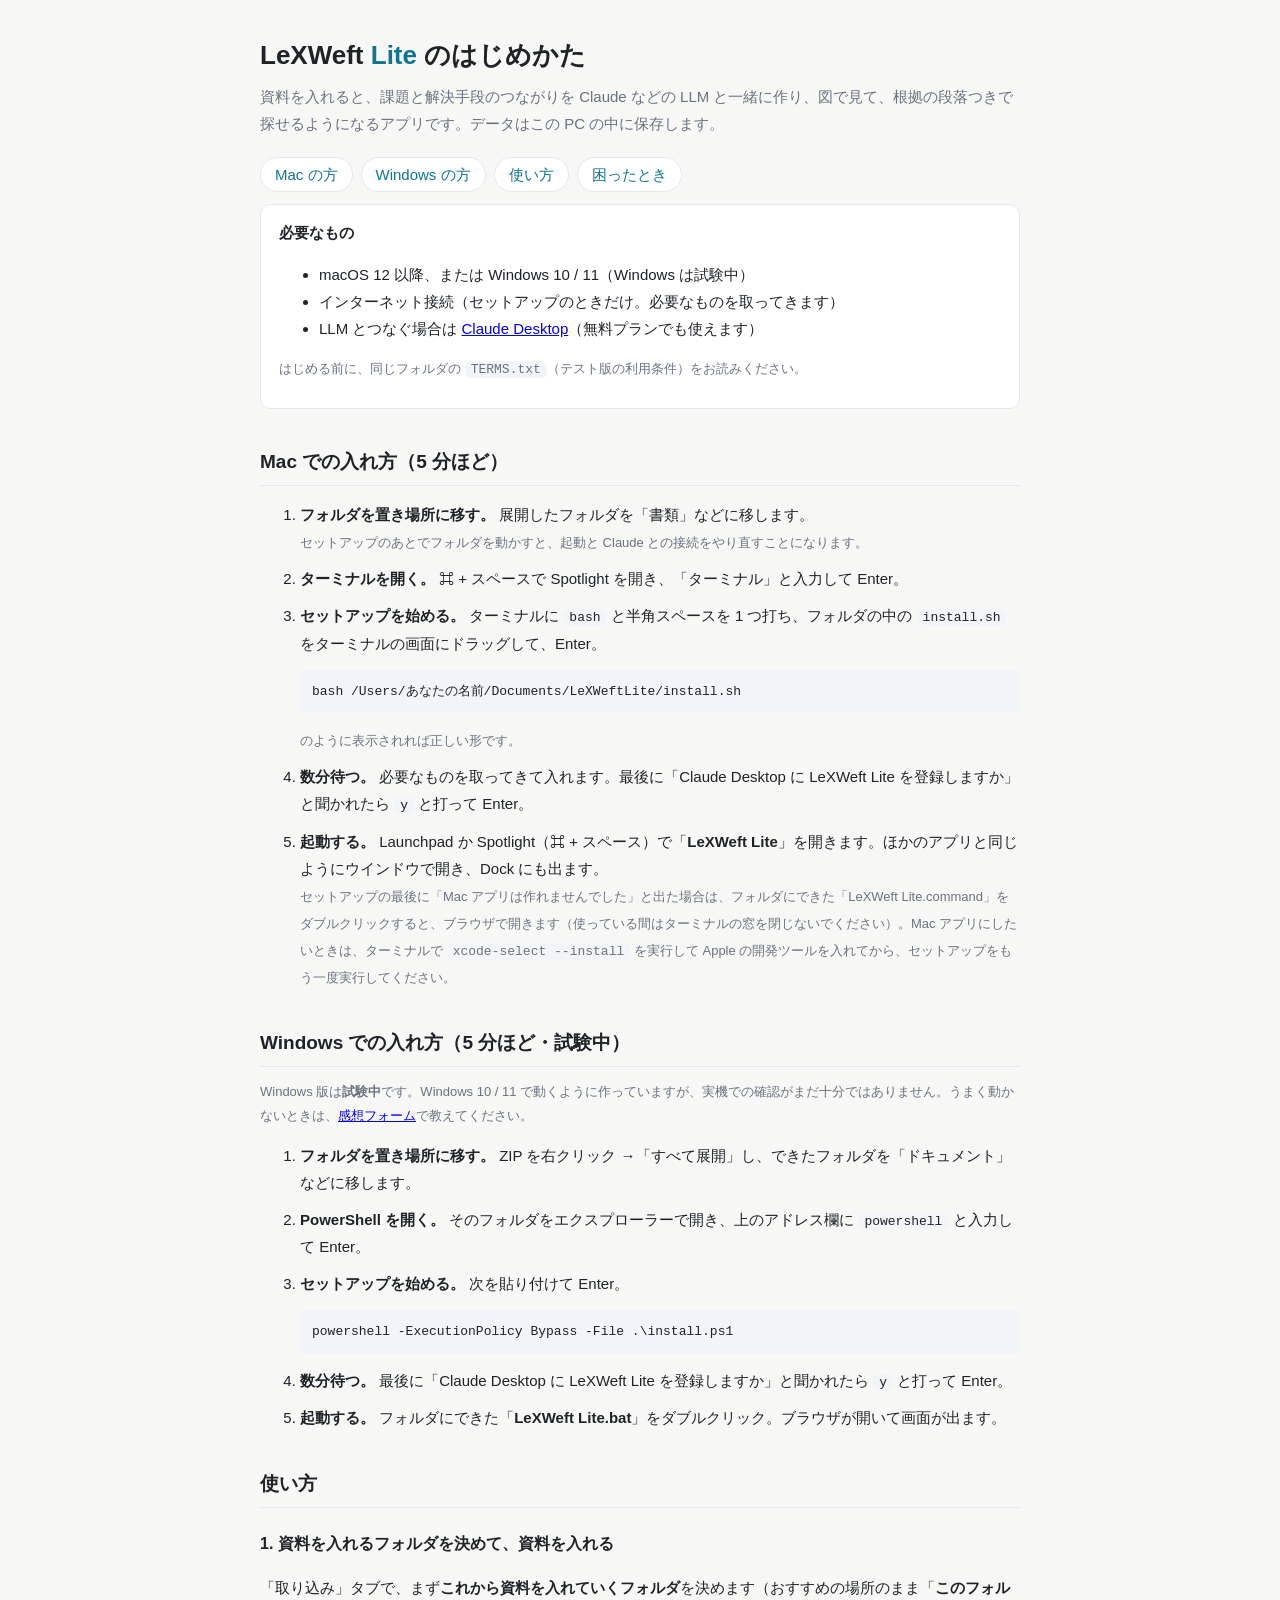
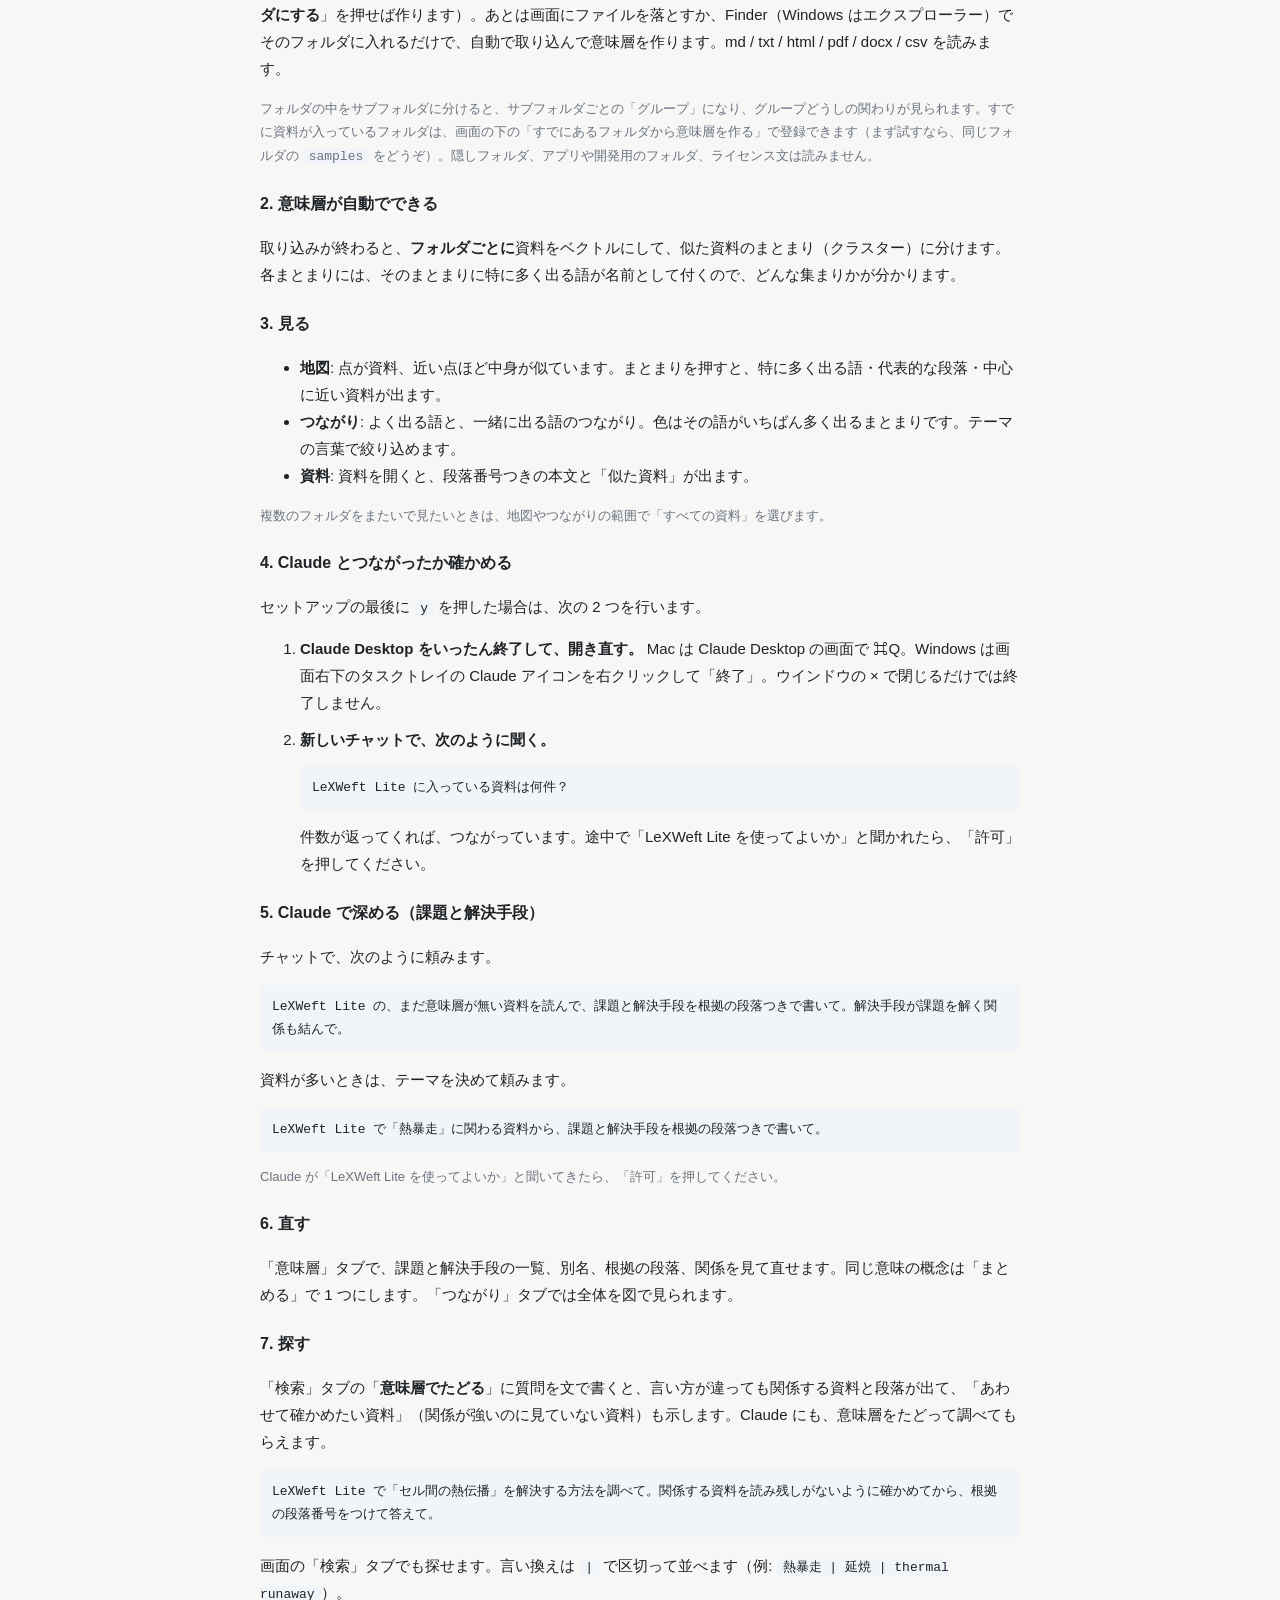
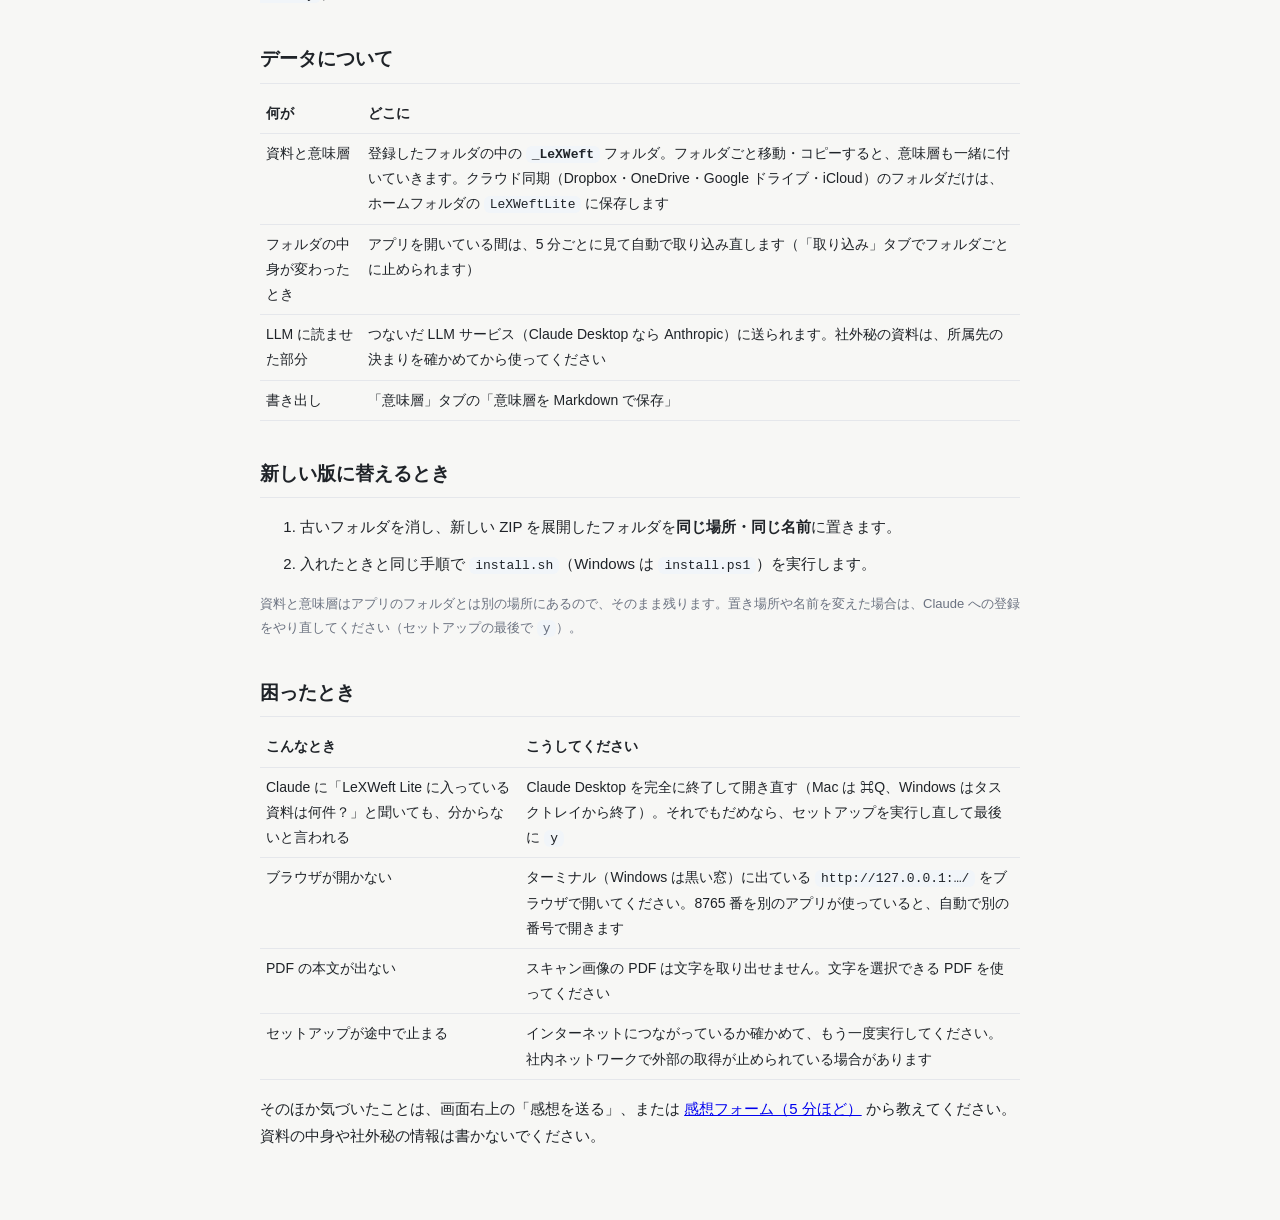
<file: START_HERE.html>
<!doctype html>
<html lang="ja">
<head>
<meta charset="utf-8">
<meta name="viewport" content="width=device-width, initial-scale=1">
<title>LeXWeft Lite のはじめかた</title>
<style>
  :root { --bg: #f7f7f5; --panel: #fff; --ink: #1f2328; --muted: #6b7280; --line: #e5e7eb; --accent: #0e7490; --code: #f1f5f9; }
  @media (prefers-color-scheme: dark) { :root { --bg: #15171a; --panel: #1d2024; --ink: #e6e6e6; --muted: #9aa3ad; --line: #30353b; --accent: #22a3c4; --code: #262a30; } }
  body { margin: 0; background: var(--bg); color: var(--ink); font: 15px/1.8 -apple-system, BlinkMacSystemFont, "Hiragino Sans", "Yu Gothic UI", "Segoe UI", sans-serif; }
  main { max-width: 760px; margin: 0 auto; padding: 32px 16px 64px; }
  h1 { font-size: 26px; margin: 0 0 4px; }
  h1 span { color: var(--accent); }
  h2 { font-size: 19px; margin: 36px 0 10px; padding-bottom: 6px; border-bottom: 1px solid var(--line); }
  h3 { font-size: 16px; margin: 22px 0 6px; }
  .lead { color: var(--muted); margin: 0 0 20px; }
  .box { background: var(--panel); border: 1px solid var(--line); border-radius: 10px; padding: 14px 18px; margin: 12px 0; }
  ol li { margin-bottom: 10px; }
  code, pre { font-family: ui-monospace, SFMono-Regular, Menlo, Consolas, monospace; background: var(--code); border-radius: 6px; }
  code { padding: 1px 6px; font-size: 13px; }
  pre { padding: 10px 12px; overflow-x: auto; font-size: 13px; white-space: pre-wrap; word-break: break-all; }
  .tabs { display: flex; gap: 8px; margin: 8px 0 0; }
  .tabs a { text-decoration: none; color: var(--accent); border: 1px solid var(--line); border-radius: 999px; padding: 3px 14px; background: var(--panel); }
  .note { font-size: 13px; color: var(--muted); }
  table { border-collapse: collapse; width: 100%; font-size: 14px; }
  th, td { text-align: left; border-bottom: 1px solid var(--line); padding: 7px 6px; vertical-align: top; }
</style>
</head>
<body>
<main>
<h1>LeXWeft <span>Lite</span> のはじめかた</h1>
<p class="lead">資料を入れると、課題と解決手段のつながりを Claude などの LLM と一緒に作り、図で見て、根拠の段落つきで探せるようになるアプリです。データはこの PC の中に保存します。</p>
<div class="tabs"><a href="#mac">Mac の方</a><a href="#win">Windows の方</a><a href="#use">使い方</a><a href="#trouble">困ったとき</a></div>

<div class="box">
  <b>必要なもの</b>
  <ul>
    <li>macOS 12 以降、または Windows 10 / 11（Windows は試験中）</li>
    <li>インターネット接続（セットアップのときだけ。必要なものを取ってきます）</li>
    <li>LLM とつなぐ場合は <a href="https://claude.ai/download">Claude Desktop</a>（無料プランでも使えます）</li>
  </ul>
  <p class="note">はじめる前に、同じフォルダの <code>TERMS.txt</code>（テスト版の利用条件）をお読みください。</p>
</div>

<h2 id="mac">Mac での入れ方（5 分ほど）</h2>
<ol>
  <li><b>フォルダを置き場所に移す。</b> 展開したフォルダを「書類」などに移します。<br><span class="note">セットアップのあとでフォルダを動かすと、起動と Claude との接続をやり直すことになります。</span></li>
  <li><b>ターミナルを開く。</b> ⌘ + スペースで Spotlight を開き、「ターミナル」と入力して Enter。</li>
  <li><b>セットアップを始める。</b> ターミナルに <code>bash</code> と半角スペースを 1 つ打ち、フォルダの中の <code>install.sh</code> をターミナルの画面にドラッグして、Enter。
    <pre>bash /Users/あなたの名前/Documents/LeXWeftLite/install.sh</pre>
    <span class="note">のように表示されれば正しい形です。</span></li>
  <li><b>数分待つ。</b> 必要なものを取ってきて入れます。最後に「Claude Desktop に LeXWeft Lite を登録しますか」と聞かれたら <code>y</code> と打って Enter。</li>
  <li><b>起動する。</b> Launchpad か Spotlight（⌘ + スペース）で「<b>LeXWeft Lite</b>」を開きます。ほかのアプリと同じようにウインドウで開き、Dock にも出ます。<br>
    <span class="note">セットアップの最後に「Mac アプリは作れませんでした」と出た場合は、フォルダにできた「LeXWeft Lite.command」をダブルクリックすると、ブラウザで開きます（使っている間はターミナルの窓を閉じないでください）。Mac アプリにしたいときは、ターミナルで <code>xcode-select --install</code> を実行して Apple の開発ツールを入れてから、セットアップをもう一度実行してください。</span></li>
</ol>

<h2 id="win">Windows での入れ方（5 分ほど・試験中）</h2>
<p class="note">Windows 版は<b>試験中</b>です。Windows 10 / 11 で動くように作っていますが、実機での確認がまだ十分ではありません。うまく動かないときは、<a href="https://docs.google.com/forms/d/e/1FAIpQLSfFfLdS1o3f2Kq8UjbC7ozz-NWNOf9ZUzEJ63uw8S7ALj4j1w/viewform">感想フォーム</a>で教えてください。</p>
<ol>
  <li><b>フォルダを置き場所に移す。</b> ZIP を右クリック →「すべて展開」し、できたフォルダを「ドキュメント」などに移します。</li>
  <li><b>PowerShell を開く。</b> そのフォルダをエクスプローラーで開き、上のアドレス欄に <code>powershell</code> と入力して Enter。</li>
  <li><b>セットアップを始める。</b> 次を貼り付けて Enter。
    <pre>powershell -ExecutionPolicy Bypass -File .\install.ps1</pre></li>
  <li><b>数分待つ。</b> 最後に「Claude Desktop に LeXWeft Lite を登録しますか」と聞かれたら <code>y</code> と打って Enter。</li>
  <li><b>起動する。</b> フォルダにできた「<b>LeXWeft Lite.bat</b>」をダブルクリック。ブラウザが開いて画面が出ます。</li>
</ol>

<h2 id="use">使い方</h2>
<h3>1. 資料を入れるフォルダを決めて、資料を入れる</h3>
<p>「取り込み」タブで、まず<b>これから資料を入れていくフォルダ</b>を決めます（おすすめの場所のまま「<b>このフォルダにする</b>」を押せば作ります）。あとは画面にファイルを落とすか、Finder（Windows はエクスプローラー）でそのフォルダに入れるだけで、自動で取り込んで意味層を作ります。md / txt / html / pdf / docx / csv を読みます。</p>
<p class="note">フォルダの中をサブフォルダに分けると、サブフォルダごとの「グループ」になり、グループどうしの関わりが見られます。すでに資料が入っているフォルダは、画面の下の「すでにあるフォルダから意味層を作る」で登録できます（まず試すなら、同じフォルダの <code>samples</code> をどうぞ）。隠しフォルダ、アプリや開発用のフォルダ、ライセンス文は読みません。</p>
<h3>2. 意味層が自動でできる</h3>
<p>取り込みが終わると、<b>フォルダごとに</b>資料をベクトルにして、似た資料のまとまり（クラスター）に分けます。各まとまりには、そのまとまりに特に多く出る語が名前として付くので、どんな集まりかが分かります。</p>
<h3>3. 見る</h3>
<ul>
  <li><b>地図</b>: 点が資料、近い点ほど中身が似ています。まとまりを押すと、特に多く出る語・代表的な段落・中心に近い資料が出ます。</li>
  <li><b>つながり</b>: よく出る語と、一緒に出る語のつながり。色はその語がいちばん多く出るまとまりです。テーマの言葉で絞り込めます。</li>
  <li><b>資料</b>: 資料を開くと、段落番号つきの本文と「似た資料」が出ます。</li>
</ul>
<p class="note">複数のフォルダをまたいで見たいときは、地図やつながりの範囲で「すべての資料」を選びます。</p>
<h3>4. Claude とつながったか確かめる</h3>
<p>セットアップの最後に <code>y</code> を押した場合は、次の 2 つを行います。</p>
<ol>
  <li><b>Claude Desktop をいったん終了して、開き直す。</b> Mac は Claude Desktop の画面で ⌘Q。Windows は画面右下のタスクトレイの Claude アイコンを右クリックして「終了」。ウインドウの × で閉じるだけでは終了しません。</li>
  <li><b>新しいチャットで、次のように聞く。</b><pre>LeXWeft Lite に入っている資料は何件？</pre>件数が返ってくれば、つながっています。途中で「LeXWeft Lite を使ってよいか」と聞かれたら、「許可」を押してください。</li>
</ol>
<h3>5. Claude で深める（課題と解決手段）</h3>
<p>チャットで、次のように頼みます。</p>
<pre>LeXWeft Lite の、まだ意味層が無い資料を読んで、課題と解決手段を根拠の段落つきで書いて。解決手段が課題を解く関係も結んで。</pre>
<p>資料が多いときは、テーマを決めて頼みます。</p>
<pre>LeXWeft Lite で「熱暴走」に関わる資料から、課題と解決手段を根拠の段落つきで書いて。</pre>
<p class="note">Claude が「LeXWeft Lite を使ってよいか」と聞いてきたら、「許可」を押してください。</p>
<h3>6. 直す</h3>
<p>「意味層」タブで、課題と解決手段の一覧、別名、根拠の段落、関係を見て直せます。同じ意味の概念は「まとめる」で 1 つにします。「つながり」タブでは全体を図で見られます。</p>
<h3>7. 探す</h3>
<p>「検索」タブの「<b>意味層でたどる</b>」に質問を文で書くと、言い方が違っても関係する資料と段落が出て、「あわせて確かめたい資料」（関係が強いのに見ていない資料）も示します。Claude にも、意味層をたどって調べてもらえます。</p>
<pre>LeXWeft Lite で「セル間の熱伝播」を解決する方法を調べて。関係する資料を読み残しがないように確かめてから、根拠の段落番号をつけて答えて。</pre>
<p>画面の「検索」タブでも探せます。言い換えは <code>|</code> で区切って並べます（例: <code>熱暴走 | 延焼 | thermal runaway</code>）。</p>

<h2>データについて</h2>
<table>
  <tr><th>何が</th><th>どこに</th></tr>
  <tr><td>資料と意味層</td><td>登録したフォルダの中の <b><code>_LeXWeft</code></b> フォルダ。フォルダごと移動・コピーすると、意味層も一緒に付いていきます。クラウド同期（Dropbox・OneDrive・Google ドライブ・iCloud）のフォルダだけは、ホームフォルダの <code>LeXWeftLite</code> に保存します</td></tr>
  <tr><td>フォルダの中身が変わったとき</td><td>アプリを開いている間は、5 分ごとに見て自動で取り込み直します（「取り込み」タブでフォルダごとに止められます）</td></tr>
  <tr><td>LLM に読ませた部分</td><td>つないだ LLM サービス（Claude Desktop なら Anthropic）に送られます。社外秘の資料は、所属先の決まりを確かめてから使ってください</td></tr>
  <tr><td>書き出し</td><td>「意味層」タブの「意味層を Markdown で保存」</td></tr>
</table>

<h2>新しい版に替えるとき</h2>
<ol>
  <li>古いフォルダを消し、新しい ZIP を展開したフォルダを<b>同じ場所・同じ名前</b>に置きます。</li>
  <li>入れたときと同じ手順で <code>install.sh</code>（Windows は <code>install.ps1</code>）を実行します。</li>
</ol>
<p class="note">資料と意味層はアプリのフォルダとは別の場所にあるので、そのまま残ります。置き場所や名前を変えた場合は、Claude への登録をやり直してください（セットアップの最後で <code>y</code>）。</p>

<h2 id="trouble">困ったとき</h2>
<table>
  <tr><th>こんなとき</th><th>こうしてください</th></tr>
  <tr><td>Claude に「LeXWeft Lite に入っている資料は何件？」と聞いても、分からないと言われる</td><td>Claude Desktop を完全に終了して開き直す（Mac は ⌘Q、Windows はタスクトレイから終了）。それでもだめなら、セットアップを実行し直して最後に <code>y</code></td></tr>
  <tr><td>ブラウザが開かない</td><td>ターミナル（Windows は黒い窓）に出ている <code>http://127.0.0.1:…/</code> をブラウザで開いてください。8765 番を別のアプリが使っていると、自動で別の番号で開きます</td></tr>
  <tr><td>PDF の本文が出ない</td><td>スキャン画像の PDF は文字を取り出せません。文字を選択できる PDF を使ってください</td></tr>
  <tr><td>セットアップが途中で止まる</td><td>インターネットにつながっているか確かめて、もう一度実行してください。社内ネットワークで外部の取得が止められている場合があります</td></tr>
</table>
<p>そのほか気づいたことは、画面右上の「感想を送る」、または <a href="https://docs.google.com/forms/d/e/1FAIpQLSfFfLdS1o3f2Kq8UjbC7ozz-NWNOf9ZUzEJ63uw8S7ALj4j1w/viewform">感想フォーム（5 分ほど）</a> から教えてください。資料の中身や社外秘の情報は書かないでください。</p>
</main>
</body>
</html>
</file>
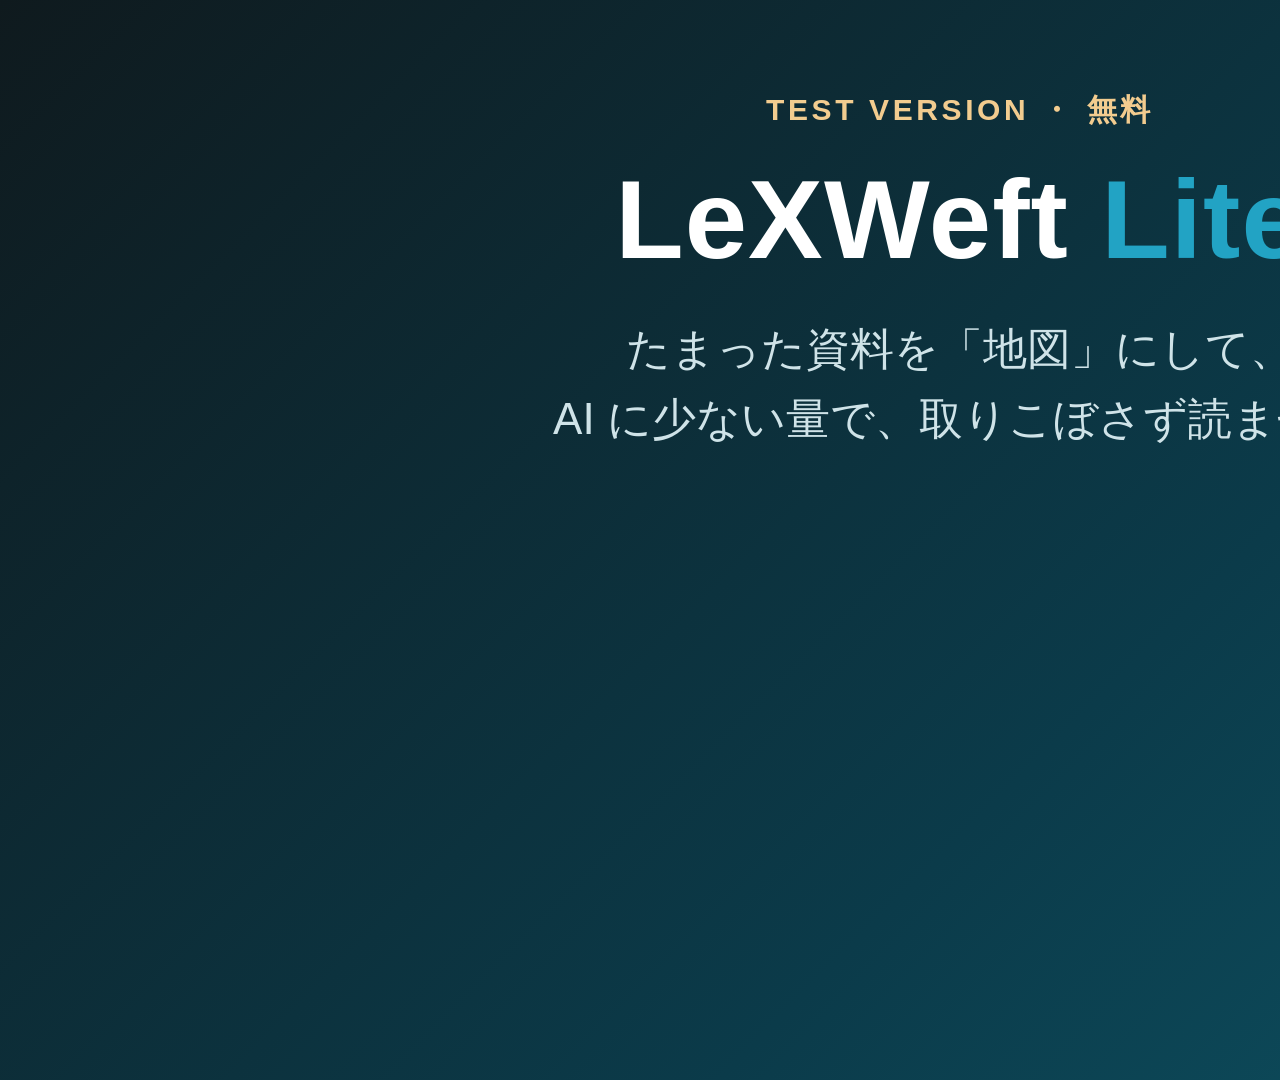
<file: marketing/video/slides.html>
<!doctype html>
<html lang="ja">
<head>
<meta charset="utf-8">
<title>LeXWeft Lite 紹介</title>
<!-- 紹介動画のスライド. ?s=番号 で 1 枚だけ表示する (build_intro.py が 1920x1080 で写真にする) -->
<style>
  :root { --ink: #1f2328; --muted: #5b6470; --accent: #0e7490; --accent2: #22a3c4; --dark: #0f1a1e; --bg: #f7f7f5; --line: #e5e7eb; }
  * { box-sizing: border-box; margin: 0; padding: 0; }
  html, body { width: 1920px; height: 1080px; overflow: hidden; background: var(--bg); color: var(--ink);
               font-family: "Hiragino Sans", "Hiragino Kaku Gothic ProN", sans-serif; }
  section { display: none; width: 1920px; height: 1080px; position: relative; padding: 90px 140px; }
  section.on { display: block; }
  section:not(.on) { display: none !important; }
  /* ブログの図用: 中身の高さに合わせる (build_intro.py --slides-out が使う) */
  body.fig, body.fig html { height: auto; }
  body.fig section { height: auto; padding: 64px 100px 70px; }
  body.fig .note { position: static; margin-top: 44px; }   /* .center (display: flex) より強く隠す */
  section.dark { background: var(--dark); color: #fff; }
  .kicker { font-size: 30px; letter-spacing: .12em; color: var(--accent2); font-weight: 600; }
  h1 { font-size: 112px; font-weight: 800; letter-spacing: .01em; }
  h1 span { color: var(--accent2); }
  h2 { font-size: 68px; font-weight: 800; line-height: 1.3; }
  .lead { font-size: 44px; line-height: 1.6; color: #cfe3e8; margin-top: 30px; }
  .sub { font-size: 34px; color: var(--muted); margin-top: 18px; line-height: 1.5; }
  .center { display: flex; flex-direction: column; justify-content: center; align-items: center; text-align: center; }
  .grid4 { display: grid; grid-template-columns: 1fr 1fr; gap: 34px; margin-top: 56px; }
  .card { background: #fff; border: 2px solid var(--line); border-radius: 22px; padding: 38px 44px; }
  .card .no { display: inline-grid; place-items: center; width: 64px; height: 64px; border-radius: 50%; background: var(--accent);
              color: #fff; font-size: 34px; font-weight: 800; margin-bottom: 18px; }
  .card b { display: block; font-size: 44px; line-height: 1.35; }
  .card p { font-size: 30px; color: var(--muted); margin-top: 12px; line-height: 1.5; }
  .walls { display: grid; grid-template-columns: repeat(3, 1fr); gap: 34px; margin-top: 64px; }
  .wall { background: #fff; border-left: 10px solid #c2410c; border-radius: 16px; padding: 40px 38px; }
  .wall b { font-size: 46px; display: block; }
  .wall p { font-size: 31px; color: var(--muted); margin-top: 16px; line-height: 1.55; }
  /* 映像を重ねるスライド: 上に機能名、下は映像の枠 (x=240, y=150, 1440x900) */
  .clip { padding: 0; }
  .clip .head { position: absolute; left: 0; right: 0; top: 0; height: 140px; display: flex; align-items: center; gap: 28px; padding: 0 70px;
                background: #fff; border-bottom: 2px solid var(--line); }
  .clip .head .no { flex: none; display: grid; place-items: center; width: 80px; height: 80px; border-radius: 50%; background: var(--accent); color: #fff; font-size: 42px; font-weight: 800; }
  .clip .head b { font-size: 50px; white-space: nowrap; }
  .clip .head span { flex: 1; min-width: 0; font-size: 28px; line-height: 1.4; color: var(--muted); margin-left: 6px; }
  .clip .frame { position: absolute; left: 236px; top: 158px; width: 1448px; height: 908px; border-radius: 14px; background: #111;
                 box-shadow: 0 14px 44px rgba(0,0,0,.18); }
  .flow { display: flex; align-items: center; gap: 22px; margin-top: 80px; }
  .step { flex: 1; background: #fff; border: 3px solid var(--accent); border-radius: 22px; padding: 34px 20px; text-align: center; min-height: 230px;
          display: flex; flex-direction: column; justify-content: center; }
  .step b { font-size: 40px; line-height: 1.35; }
  .step p { font-size: 26px; color: var(--muted); margin-top: 12px; }
  .arrow { font-size: 54px; color: var(--accent); font-weight: 800; }
  .note { position: absolute; left: 140px; right: 140px; bottom: 70px; font-size: 26px; color: var(--muted); line-height: 1.6; }
  .nums { display: flex; align-items: flex-end; justify-content: space-between; gap: 30px; margin-top: 70px; }
  .num { flex: none; text-align: center; }
  .num .v { font-size: 84px; font-weight: 800; line-height: 1; white-space: nowrap; }
  .num .l { font-size: 34px; color: var(--muted); margin-top: 18px; }
  .num.big .v { color: var(--accent); font-size: 132px; }
  .vs { font-size: 70px; color: var(--muted); padding-bottom: 70px; }
  ul.check { list-style: none; margin-top: 56px; }
  ul.check li { font-size: 46px; padding: 22px 0 22px 80px; position: relative; border-bottom: 2px solid var(--line); }
  ul.check li::before { content: "✓"; position: absolute; left: 0; top: 18px; color: var(--accent); font-weight: 800; font-size: 50px; }
  ul.check li small { display: block; font-size: 30px; color: var(--muted); margin-top: 6px; }
  .cta { margin-top: 60px; display: grid; gap: 30px; width: 1300px; }
  .cta div { background: rgba(255,255,255,.08); border: 2px solid rgba(255,255,255,.18); border-radius: 18px; padding: 30px 40px; text-align: left; }
  .cta b { display: block; font-size: 34px; color: #7dd3e4; }
  .cta span { display: block; font-size: 44px; margin-top: 8px; font-weight: 700; }
  .uc { display: grid; grid-template-columns: 1fr 1fr; gap: 30px; margin-top: 46px; }
  .uc .card b { font-size: 42px; }
  .uc .card .who { font-size: 28px; color: var(--accent); font-weight: 700; letter-spacing: .04em; }
  .uc .card p { font-size: 29px; }
  .uc .card .got { color: var(--ink); font-weight: 600; }
  .bridge { display: grid; grid-template-columns: 1fr 380px 1fr; align-items: center; margin-top: 60px; }
  .side { background: #fff; border-radius: 22px; padding: 36px 40px; border: 3px solid; }
  .side.a { border-color: #c2410c; } .side.b { border-color: #0e7490; }
  .side .g { font-size: 28px; font-weight: 700; } .side.a .g { color: #c2410c; } .side.b .g { color: #0e7490; }
  .side b { display: block; font-size: 40px; margin-top: 12px; line-height: 1.4; }
  .link { text-align: center; }
  .link .line { height: 12px; background: linear-gradient(90deg, #c2410c, #0e7490); border-radius: 6px; margin: 0 10px; }
  .link .w { font-size: 28px; color: var(--muted); margin-top: 16px; line-height: 1.5; }
  .link .w b { font-size: 34px; }
  .got3 { display: flex; gap: 26px; margin-top: 50px; }
  .got3 div { flex: 1; background: #e6f2f5; border-radius: 16px; padding: 26px 30px; font-size: 32px; font-weight: 600; color: #0b4d5f; }
  .ba { display: grid; grid-template-columns: 1fr 1fr; gap: 40px; margin-top: 60px; }
  .ba > div { background: #fff; border-radius: 22px; padding: 40px 46px; border: 2px solid var(--line); }
  .ba .t { font-size: 32px; color: var(--muted); font-weight: 700; }
  .ba .big { font-size: 130px; font-weight: 800; line-height: 1.1; margin-top: 10px; }
  .ba .big small { font-size: 48px; color: var(--muted); }
  .ba .after { border: 4px solid var(--accent); } .ba .after .big { color: var(--accent); }
  .ba p { font-size: 30px; color: var(--muted); margin-top: 12px; line-height: 1.5; }

  /* ---- 色 (項目ごとに分ける) ---- */
  .c1 { --c: #0e7490; --t: #e3f3f7; } .c2 { --c: #d9603f; --t: #fdeee8; } .c3 { --c: #059669; --t: #e2f6ee; }
  .c4 { --c: #4f46e5; --t: #ecebfd; } .c5 { --c: #b7791f; --t: #fcf3dc; }
  section:not(.dark) { background: linear-gradient(135deg, #f7f7f5 0%, #eef5f7 100%); }
  section.dark { background: linear-gradient(135deg, #0f1a1e 0%, #0b3b4a 60%, #0e5566 100%); }
  section.dark .kicker { color: #f2cc8f; }
  .card[class*=" c"] { background: var(--t); border: 0; border-top: 10px solid var(--c); }
  .card[class*=" c"] .no { background: var(--c); }
  .card[class*=" c"] .who { color: var(--c); }
  .card[class*=" c"] b { color: #1f2328; }
  .wall[class*=" c"] { background: var(--t); border-left-color: var(--c); }
  .wall[class*=" c"] b { color: var(--c); }
  .clip .head[class*=" c"] { background: linear-gradient(90deg, var(--t) 0%, #fff 70%); border-bottom: 6px solid var(--c); }
  .clip .head[class*=" c"] .no { background: var(--c); }
  .step[class*=" c"] { border-color: var(--c); background: var(--t); }
  .step[class*=" c"] b { color: var(--c); }
  .arrow { color: #94a3b8; }
  .num.gray .v { color: #9ca3af; }
  .num.teal .v { color: #0e7490; }
  .num.big .v { background: linear-gradient(90deg, #0e7490, #059669); -webkit-background-clip: text; background-clip: text; color: transparent; }
  .ba .before { background: #fdeee8; border: 4px solid #d9603f; } .ba .before .big { color: #d9603f; }
  .ba .after { background: #e2f6ee; border: 4px solid #059669; } .ba .after .big { color: #059669; }
  ul.check li:nth-child(1)::before { color: #0e7490; } ul.check li:nth-child(2)::before { color: #059669; } ul.check li:nth-child(3)::before { color: #d9603f; }
  .got3 div:nth-child(1) { background: #e3f3f7; color: #0b4d5f; } .got3 div:nth-child(2) { background: #e2f6ee; color: #065f46; } .got3 div:nth-child(3) { background: #fcf3dc; color: #7c4a03; }
</style>
</head>
<body>

<section class="dark center" data-s="1">
  <div class="kicker">TEST VERSION ・ 無料</div>
  <h1 style="margin-top:24px">LeXWeft <span>Lite</span></h1>
  <div class="lead">たまった資料を「地図」にして、<br>AI に少ない量で、取りこぼさず読ませる</div>
</section>

<section data-s="2">
  <div class="kicker">何ができる？</div>
  <h2 style="margin-top:14px">資料を入れるだけ。AI が読む量は約 1/170。</h2>
  <div class="grid4">
    <div class="card c1"><span class="no">1</span><b>資料を入れるだけで「地図」に</b><p>中身の似た資料をまとめ、何の集まりかを名前で示す</p></div>
    <div class="card c2"><span class="no">2</span><b>グループどうしの関わりが見える</b><p>サブフォルダ（例: 自社のメモ / 他社の資料）の重なりを図に</p></div>
    <div class="card c3"><span class="no">3</span><b>Claude が地図をたどって読む</b><p>必要な段落だけを読み、根拠の段落番号つきで答える</p></div>
    <div class="card c4"><span class="no">4</span><b>AI が読む量は約 170 分の 1</b><p>資料は PC の中のまま。API キーは要りません</p></div>
  </div>
</section>

<section data-s="3">
  <div class="kicker">こんなことで困っていませんか</div>
  <h2 style="margin-top:14px">資料が増えると、AI に「全部渡す」のは難しい</h2>
  <div class="walls">
    <div class="wall c2"><b>量の壁</b><p>一度に読める量には上限がある。特許 500 件は約 195 万字</p></div>
    <div class="wall c5"><b>お金と時間の壁</b><p>料金や利用の上限は、読ませた量で決まる。多いほど遅く、高い</p></div>
    <div class="wall c4"><b>取りこぼしの壁</b><p>キーワードで絞ると、言い方が違う資料（熱暴走 / 延焼 …）を落とす</p></div>
  </div>
</section>

<section class="clip" data-s="4">
  <div class="head c1"><div class="no">1</div><b>フォルダを決めて、入れるだけ</b><span>画面に落とす・Finder で入れる → 自動で取り込み、意味層ができる</span></div>
  <div class="frame"></div>
</section>

<section class="clip" data-s="5">
  <div class="head c1"><div class="no">1</div><b>中身ごとに「地図」になる</b><span>似た資料をまとまりに分け、何の集まりかを名前で示す</span></div>
  <div class="frame"></div>
</section>

<section class="clip" data-s="6">
  <div class="head c2"><div class="no">2</div><b>グループどうしの関わりが見える</b><span>サブフォルダがグループに。近い資料の組を線で結ぶ</span></div>
  <div class="frame"></div>
</section>

<section class="clip" data-s="7">
  <div class="head c3"><div class="no">3</div><b>意味層でたどる検索</b><span>言い方が違う資料にも届き、読み残しも理由つきで示す</span></div>
  <div class="frame"></div>
</section>

<section data-s="8">
  <div class="kicker">3 ・ Claude とつなぐ（MCP）</div>
  <h2 style="margin-top:14px">Claude は「地図 → まとまり → 段落」とたどる</h2>
  <div class="flow">
    <div class="step c1"><b>地図を見る</b><p>どんなまとまりがあるか</p></div><div class="arrow">→</div>
    <div class="step c4"><b>まとまりを選ぶ</b><p>質問に関係する所だけ</p></div><div class="arrow">→</div>
    <div class="step c3"><b>段落を読む</b><p>全文ではなく必要な所</p></div><div class="arrow">→</div>
    <div class="step c5"><b>読み残しを確かめる</b><p>関係が強いのに未読の資料</p></div><div class="arrow">→</div>
    <div class="step c2"><b>根拠つきで答える</b><p>段落番号で元に戻れる</p></div>
  </div>
  <div class="note">人が分厚い本を読むときに、まず目次を見て、必要な章だけを開くのと同じです。</div>
</section>

<section data-s="9">
  <div class="kicker">4 ・ どれくらい効率がいい？</div>
  <h2 style="margin-top:14px">実際の特許 500 件で、Claude が読んだ量</h2>
  <div class="nums">
    <div class="num gray"><div class="v">約 195 万字</div><div class="l">全部を渡す</div></div>
    <div class="vs">→</div>
    <div class="num teal"><div class="v">約 1.1 万字</div><div class="l">意味層でたどる（道具 2 回）</div></div>
    <div class="num big"><div class="v">1/170</div><div class="l">読む量</div></div>
  </div>
  <div class="note">読む量は資料の数によらずほぼ一定なので、資料が多いほど効きます。数字は Claude が受け取った文字数（トークン数とは少し違う）。特許では届いた資料の良し悪しは未測定。架空の資料では、キーワード検索 4〜10 件に対し、たどると同じ話題の 15 件中 10〜15 件に届きました。</div>
</section>

<section data-s="10">
  <div class="kicker">安心して使える</div>
  <h2 style="margin-top:14px">資料は、あなたの PC の中に</h2>
  <ul class="check">
    <li>アプリは資料を外に送らない<small>Claude につないだときは、Claude が読んだ部分だけが Claude に届きます</small></li>
    <li>API キーは要らない<small>アプリ自身は AI を呼び出しません</small></li>
    <li>元のファイルは書き換えない<small>意味層はフォルダの中の _LeXWeft に別に保存</small></li>
  </ul>
</section>

<section data-s="11">
  <div class="kicker">こんな人に</div>
  <h2 style="margin-top:14px">たまった資料を、AI と一緒に読みたい人へ</h2>
  <ul class="check">
    <li>特許・論文・技術資料を調べる仕事の人<small>知財・研究開発・技術調査</small></li>
    <li>報告書や議事録がたまって、どこに何があるか分からない人</li>
    <li>Claude を仕事で使い、手元の資料を根拠つきで読ませたい人</li>
  </ul>
</section>

<section class="dark center" data-s="12">
  <div class="kicker">たまった資料ほど、効く。</div>
  <h1 style="font-size:96px;margin-top:20px">LeXWeft <span>Lite</span> テスト版</h1>
  <div class="lead" style="margin-top:14px">Mac 向け・無料（Windows は試験中）</div>
  <div class="cta">
    <div><b>ダウンロードと使い方</b><span>github.com/muu4649/lexweft-lite</span></div>
    <div><b>感想をお聞かせください</b><span>README の「感想フォーム」から（5 分ほど）</span></div>
  </div>
</section>

<section data-s="13">
  <div class="kicker">ユースケース</div>
  <h2 style="margin-top:14px">こんな場面で使えます</h2>
  <div class="uc">
    <div class="card c1"><div class="who">知財・特許調査</div><b>自社と他社の特許の重なりと空白</b><p>自社 / 他社でサブフォルダを分けて入れる → <span class="got">どこで重なり、どこが手薄かが図で分かる</span></p></div>
    <div class="card c3"><div class="who">研究開発の文献調査</div><b>言い方が違う関連研究も逃さない</b><p>論文・報告書を入れる → <span class="got">Claude が読み残しを確かめ、根拠の段落つきで答える</span></p></div>
    <div class="card c5"><div class="who">社内の報告書・議事録</div><b>たまった資料の全体を一目で</b><p>フォルダに入れていくだけ → <span class="got">何がどれだけあるかが地図で分かり、質問もできる</span></p></div>
    <div class="card c2"><div class="who">用途探索・新規事業</div><b>異なる分野の資料の接点を探す</b><p>分野ごとにサブフォルダで入れる → <span class="got">技術が生かせそうな組み合わせが線で見える</span></p></div>
  </div>
</section>

<section data-s="14">
  <div class="kicker">ユースケース ・ 用途探索（実際に試した例）</div>
  <h2 style="margin-top:14px">素材の特許 300 件 × ロボットの特許 200 件</h2>
  <div class="bridge">
    <div class="side a"><div class="g">グループ: 素材の特許</div><b>材料の性質を予測・探索する特許</b></div>
    <div class="link"><div class="line"></div><div class="w">共通の言葉<br><b style="color:#1f2328">説明変数・潜在変数<br>学習済みモデル</b></div></div>
    <div class="side b"><div class="g">グループ: ロボットの特許</div><b>ロボットの動きを学習で決める特許</b></div>
  </div>
  <div class="got3"><div>素材側の技術が生かせそうな分野</div><div>読むべき特許の組</div><div>話を聞くべき相手の見当</div></div>
  <div class="note">つながりは、中身のベクトルの近さで見つけます。本当に関係があるかは、資料を開いて確かめてください。</div>
</section>

<section data-s="15">
  <div class="kicker">ユースケース ・ 調査（架空の資料で確かめた例）</div>
  <h2 style="margin-top:14px">言い方が違う資料も、取りこぼさない</h2>
  <div class="ba">
    <div class="before"><div class="t">キーワード「熱暴走」で探す</div><div class="big">4<small> / 15 件</small></div><p>「延焼」「類焼」「熱連鎖」と書いた資料には届かない</p></div>
    <div class="after"><div class="t">意味層でたどる + 読み残しの確認</div><div class="big">15<small> / 15 件</small></div><p>道具 2 回。言い方が違っても、同じ話題の資料に届く</p></div>
  </div>
  <div class="note">同じ話題の資料 15 件を、わざと言い方を変えて書いた架空の資料での結果です（4 つの話題で、キーワード 4〜10 件 → たどると 10〜15 件）。</div>
</section>

<script>
  // 1 枚だけ表示する (build_intro.py が show(番号) を呼んで写真にする。?s=番号 で開いても見られる)
  // fig(n): ブログの図用に、中身の高さに合わせて表示し、その高さを返す
  window.fig = n => { document.body.classList.add('fig'); show(n); return Math.ceil(document.querySelector('section.on').getBoundingClientRect().height); };
  window.show = n => {
    document.querySelectorAll('section').forEach(x => x.classList.toggle('on', x.dataset.s === String(n)));
    return document.querySelector('section.on')?.dataset.s;
  };
  show(new URLSearchParams(location.search).get('s') || '1');
</script>
</body>
</html>
</file>
